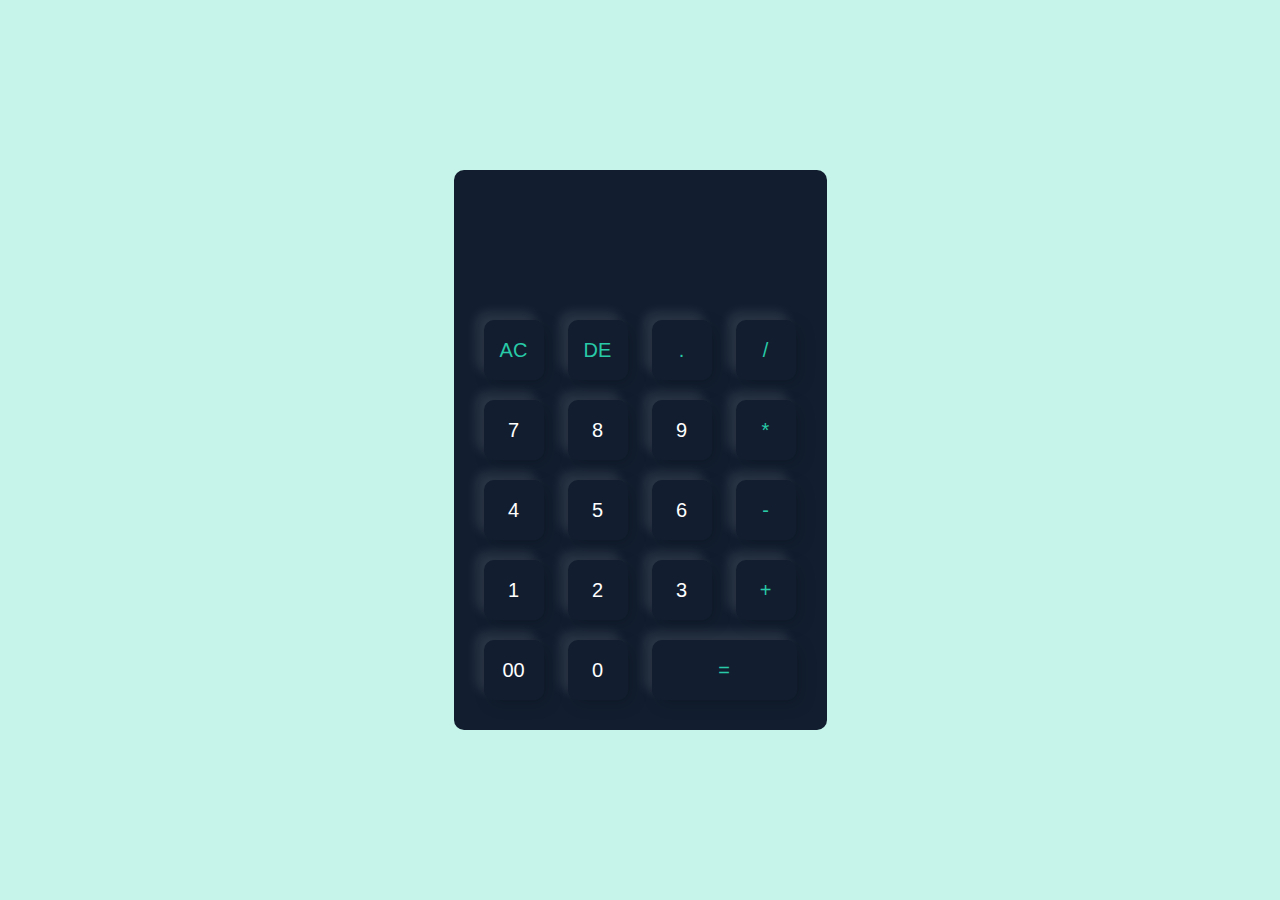
<file: calculator/index.html>
<!DOCTYPE html>
<html lang="en">
<head>
    <meta charset="UTF-8">
    <meta name="viewport" content="width=device-width, initial-scale=1.0">
    <title>Calculator using HTML CSS and JAVASCRIPT - Learn With MindMingle!</title>
    <link rel="stylesheet" href="style.css">
</head>
<body>
    <!-- <h1>Lets Build A Calculator</h1> -->
    <div class="container">
        <div class="calculator">
            <form>
                <div class="display">
                    <input type="text" name="display">
                </div>
                <div>
                    <input type="button" value="AC" onclick="display.value = '' " class="operator">
                    <input type="button" value="DE" onclick="display.value = display.value.toString().slice(0,-1) " class="operator">
                    <input type="button" value="." onclick="display.value += '.' " class="operator">
                    <input type="button" value="/" onclick="display.value += '/' " class="operator">
                </div>
                <div>
                    <input type="button" value="7" onclick="display.value += '7' ">
                    <input type="button" value="8" onclick="display.value += '8' ">
                    <input type="button" value="9" onclick="display.value += '9' ">
                    <input type="button" value="*" onclick="display.value += '*' " class="operator">
                </div>
                <div>
                    <input type="button" value="4" onclick="display.value += '4' ">
                    <input type="button" value="5" onclick="display.value += '5' ">
                    <input type="button" value="6" onclick="display.value += '6' ">
                    <input type="button" value="-" onclick="display.value += '-' " class="operator">
                </div>
                <div>
                    <input type="button" value="1" onclick="display.value += '1' ">
                    <input type="button" value="2" onclick="display.value += '2' ">
                    <input type="button" value="3" onclick="display.value += '3' ">
                    <input type="button" value="+" onclick="display.value += '+' " class="operator">
                </div>
                <div>
                    <input type="button" value="00" onclick="display.value += '00' ">
                    <input type="button" value="0" onclick="display.value += '0' ">
                    <input type="button" value="=" class="equalto operator" onclick="display.value = eval(display.value)">
                </div>
            </form>
        </div>
    </div>
</body>
</html>
</file>
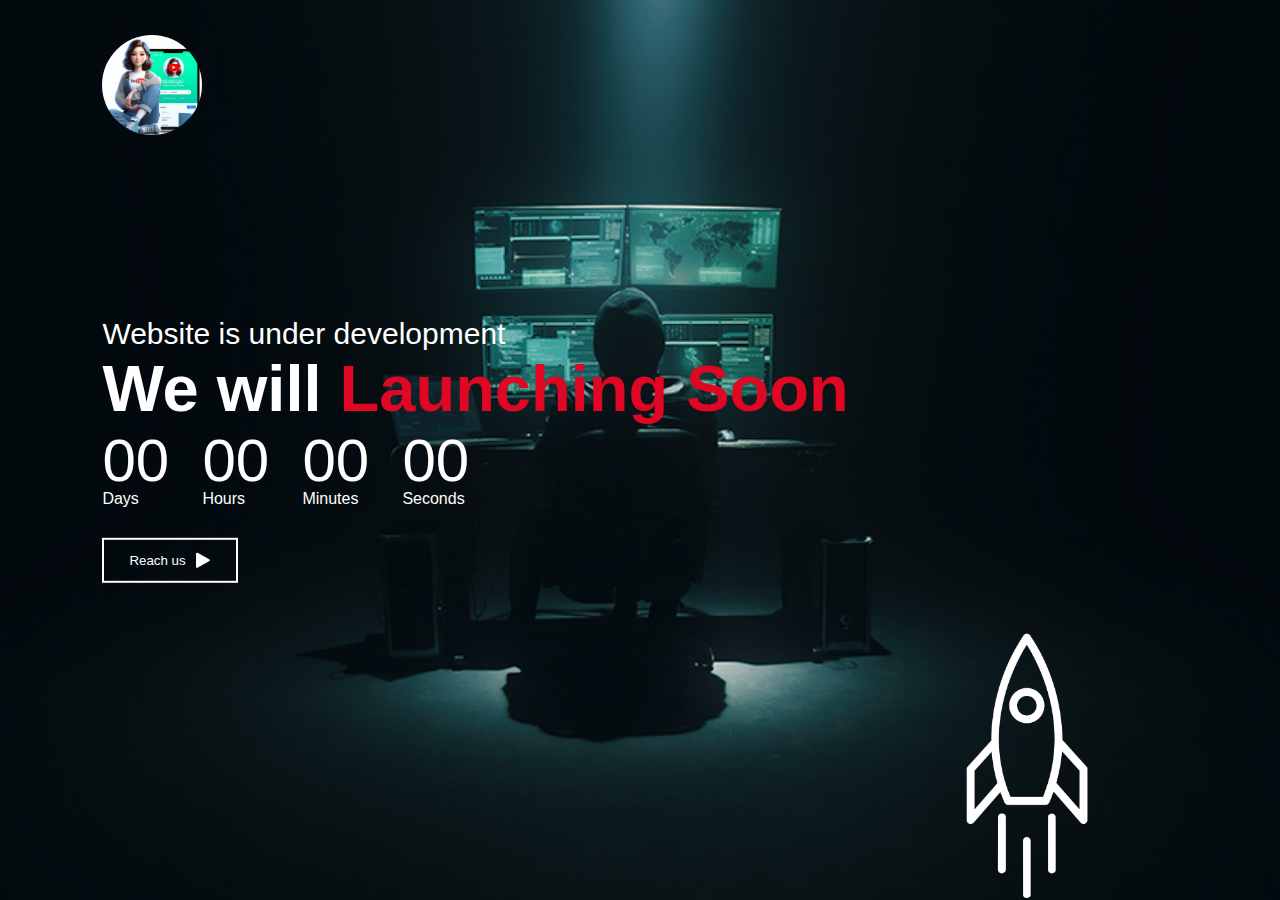
<file: comming-soon-page/index.html>
<!DOCTYPE html>
<html lang="en">
<head>
    <meta charset="UTF-8">
    <meta name="viewport" content="width=device-width, initial-scale=1.0">
    <title>Comming soon page - Learn with MindMingle!</title>
<link rel="stylesheet" href="style.css">
</head>
<body>

    <div class="container">
        <img src="assets/logo.jpg" class="logo">
        <div class="content">
            <p class="heading">Website is under development</p> 
            <h1>We will <span>Launching Soon</span></h1>

            <div class="launchingTime">
                <div>
                    <p id="days">00</p>
                    <span>Days</span>
                </div>
                <div>
                    <p id="hours">00</p>
                    <span>Hours</span>
                </div>
                <div>
                    <p id="minutes">00</p>
                    <span>Minutes</span>
                </div>
                <div>
                    <p id="seconds">00</p>
                    <span>Seconds</span>
                </div>
            </div>

            <button type="button">Reach us <img src="assets/triangle.png"></button>
        </div>
        <img src="assets/rocket.png" class="rocketLaunch">
    </div>
    
    <script src="script.js"></script>
</body>
</html>
</file>
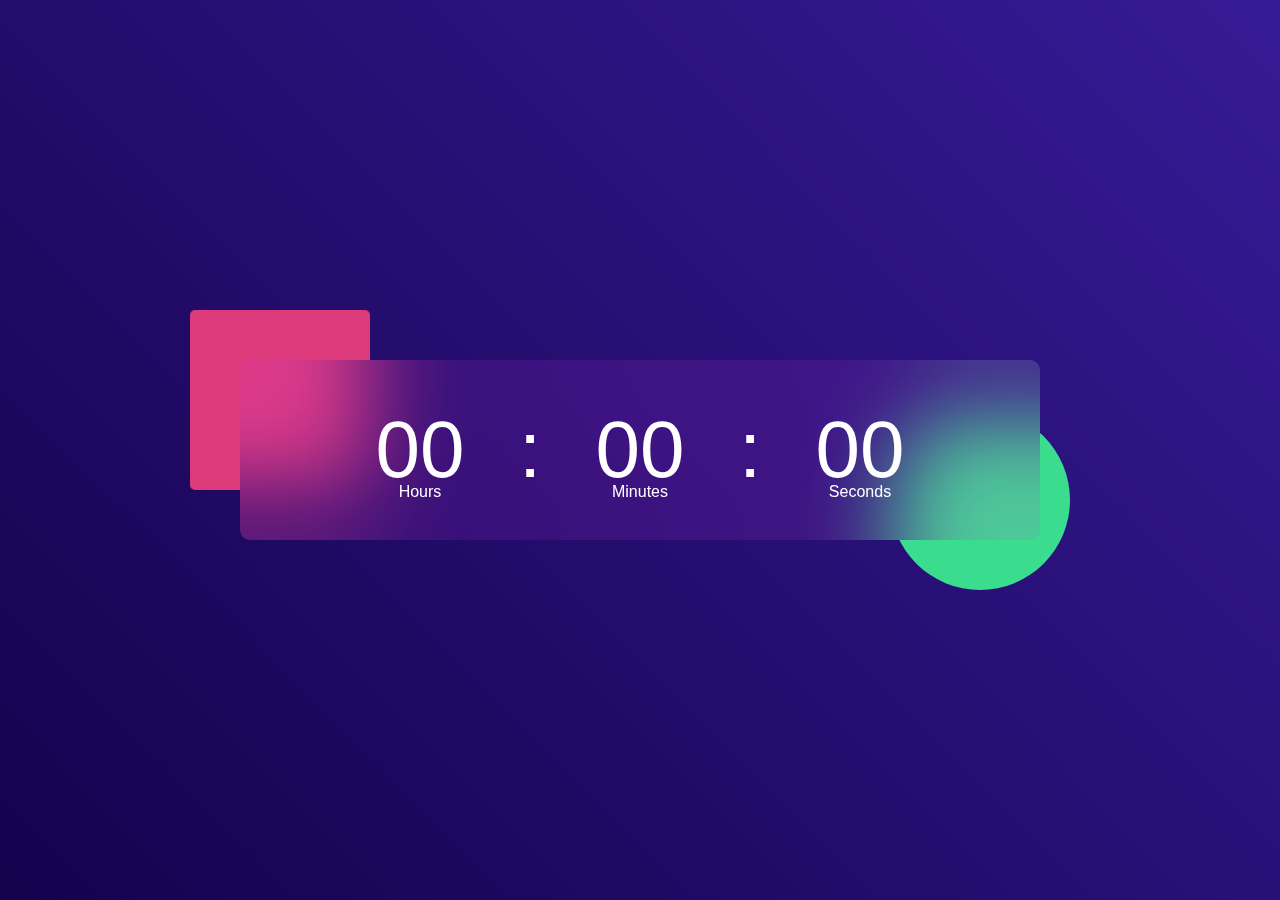
<file: Digital-clock/index.html>
<!DOCTYPE html>
<html lang="en">
<head>
    <meta charset="UTF-8">
    <meta name="viewport" content="width=device-width, initial-scale=1.0">
    <title>Digital Clock Using HTML CSS and JavaScript - Learn with MindMingle</title>
    <link rel="stylesheet" href="style.css">
</head>
<body>

    <div class="clockBody">
        <div class="container">
            <div class="DigitalClock">
                <span id="hrs">00</span>
                <span>:</span>
                <span id="min">00</span>
                <span>:</span>
                <span id="sec">00</span>
            </div>
        </div>
    </div>

    <script src="script.js"></script>
</body>
</html>
</file>
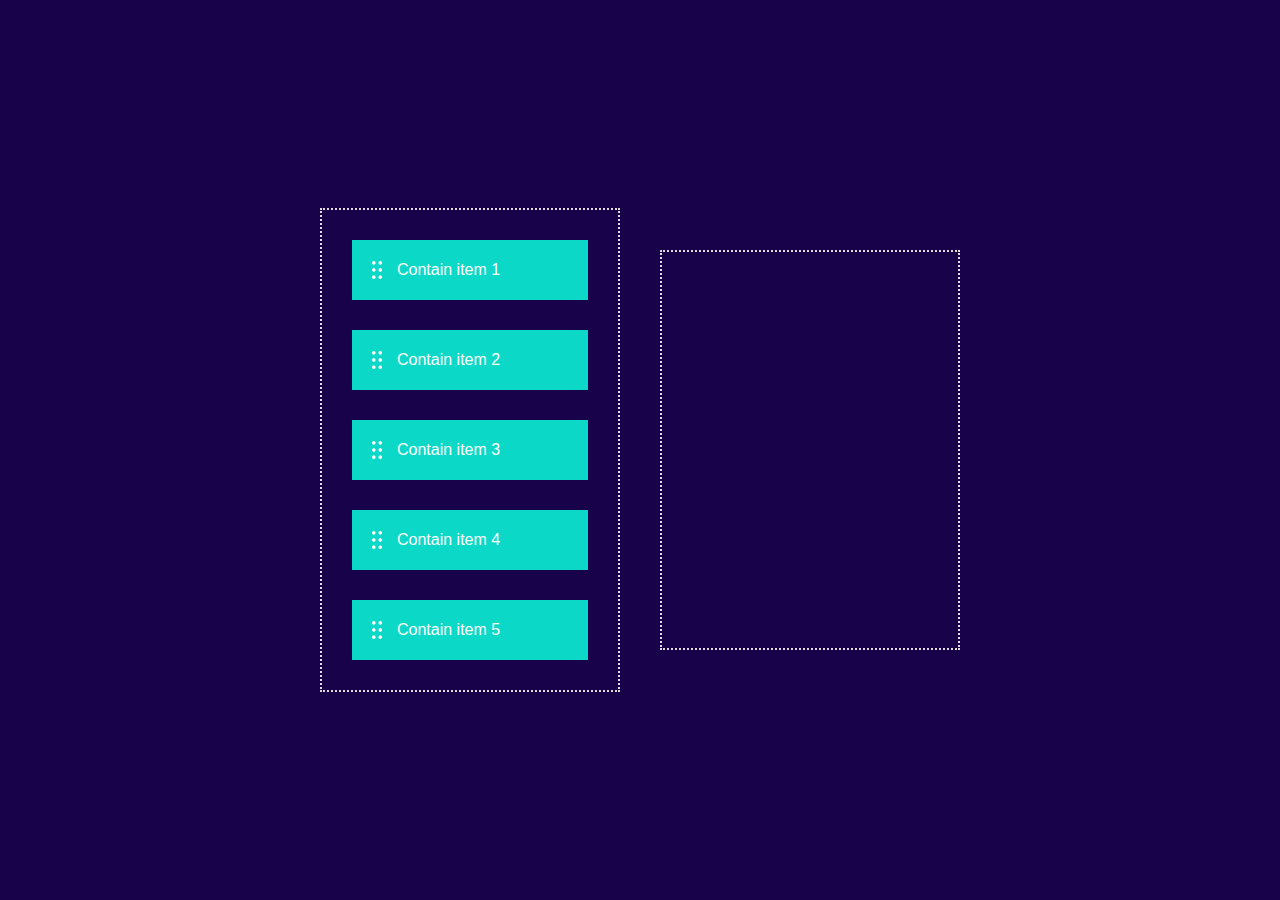
<file: Drag-and-Drop/index.html>
<!DOCTYPE html>
<html lang="en">
<head>
    <meta charset="UTF-8">
    <meta name="viewport" content="width=device-width, initial-scale=1.0">
    <title>Drag & Drop using Html Css and JavaScript</title>
    <link rel="stylesheet" href="style.css">
</head>
<body>
    <!-- <h1>lets build</h1> -->
<div class="container">
<div id="leftContainer">
    <div class="item" draggable="true"><img src="./drag-drop-icon.png" alt="icon">Contain item 1</div>
    <div class="item" draggable="true"><img src="./drag-drop-icon.png" alt="icon">Contain item 2</div>
    <div class="item" draggable="true"><img src="./drag-drop-icon.png" alt="icon">Contain item 3</div>
    <div class="item" draggable="true"><img src="./drag-drop-icon.png" alt="icon">Contain item 4</div>
    <div class="item" draggable="true"><img src="./drag-drop-icon.png" alt="icon">Contain item 5</div>
</div>
<div id="rightContainer"></div>
</div>

<script src="script.js"></script>
</body>
</html>
</file>
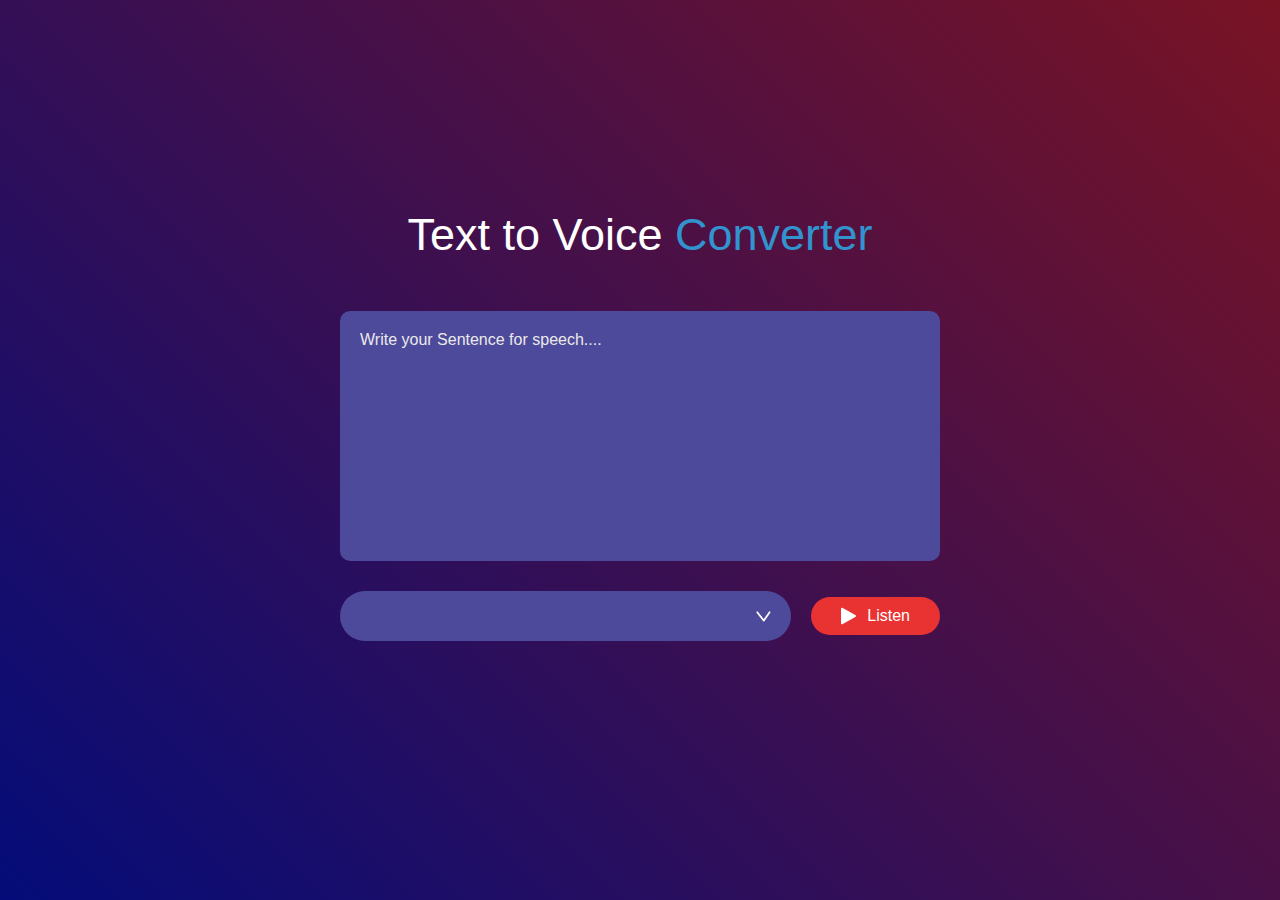
<file: Text to voice/index.html>
<!DOCTYPE html>
<html lang="en">
<head>
    <!-- author:- Learn with MindMingle -->
    <meta charset="UTF-8">
    <meta name="viewport" content="width=device-width, initial-scale=1.0">
    <title>Text to Voice Converter - Learn with mindmingle</title>
    <link rel="stylesheet" href="style.css">
</head>
<body>
    <div class="main">
        <h1>Text to Voice <span>Converter</span></h1>
        <textarea placeholder="Write your Sentence for speech...." ></textarea>
        <div class="row">
            <select></select>
            <button><img src="images/play.png">Listen</button>
        </div>
    </div>
    <script src="script.js"></script>
</body>
</html>
</file>
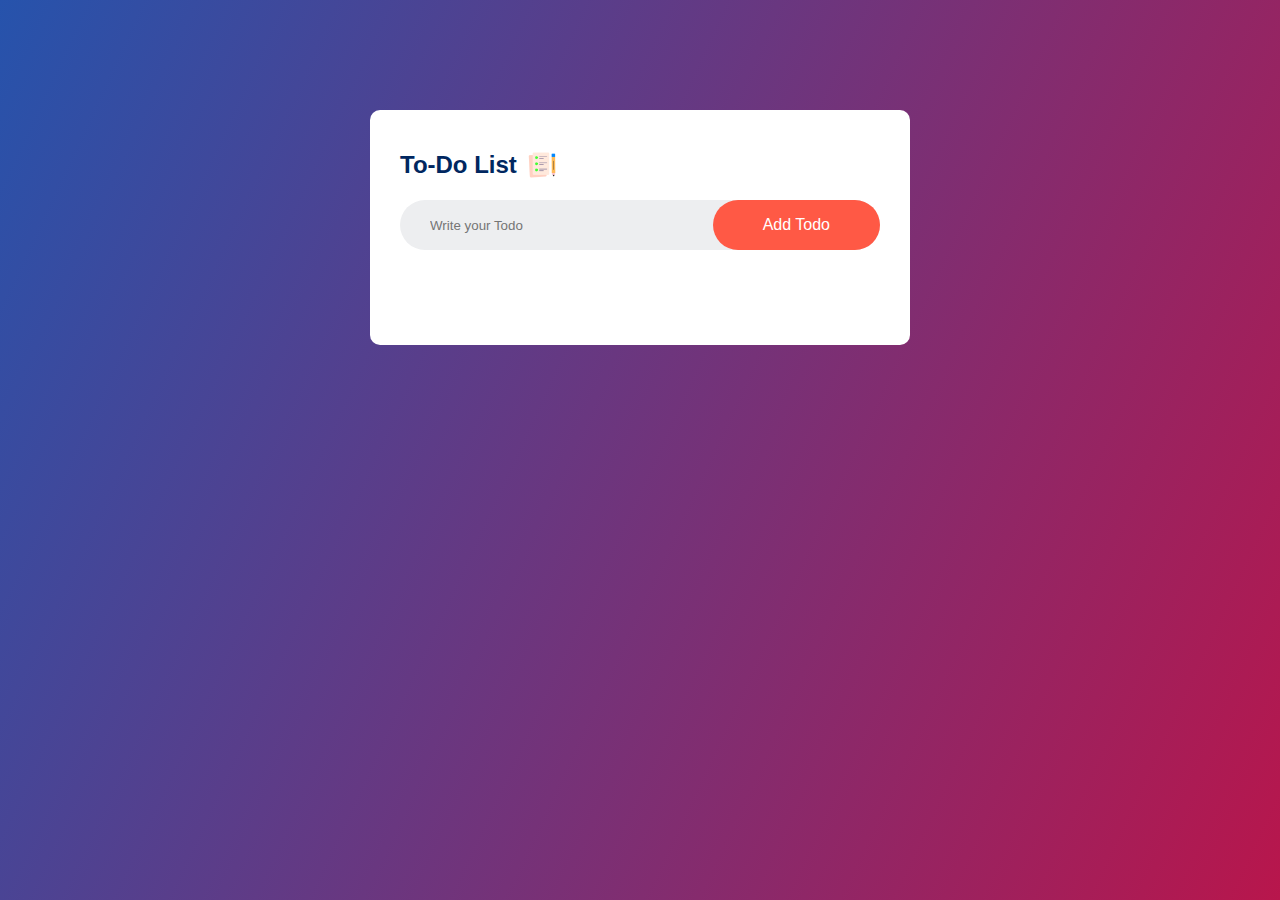
<file: todo-list/index.html>
<!DOCTYPE html>
<html lang="en">
<head>
    <meta charset="UTF-8">
    <meta name="viewport" content="width=device-width, initial-scale=1.0">
    <title>ToDo List App - Learn With MindMingle!</title>
    <link rel="stylesheet" href="style.css">
</head>
<body>
    <div class="container">
        <div class="toDO-ListApp">
            <h2>To-Do List <img src="images/icon.png"></h2>
            <div class="row">
                <input type="text" id="todoInputBox" placeholder="Write your Todo">
                <button onclick="AddTodo()">Add Todo</button>
            </div>
            <ul id="list-container">

                <!-- this is commeting because this was only for refrence , now we will create li using javascript. -->
                <!-- <li class="checked">Todo 1</li>
                <li>Todo 2</li>
                <li>Todo 3</li> -->
            </ul>
        </div>
    </div>

    <script src="script.js"></script>
</body>
</html>
</file>
<file: calculator/style.css>
*{
    margin: 0;
    padding: 0;
    font-size: 'Poppins', sans-serif;
    box-sizing: border-box;
}
.container{
    width: 100%;
    height: 100vh;
    background: #baf1e5d0;
    display: flex;
    justify-content: center;
    align-items: center;
}
.calculator{
    background: #121e30;
    padding: 20px;
    border-radius: 10px;
}
.calculator form input{
    border: 0;
    outline: 0;
    width: 60px;
    height: 60px;
    border-radius: 10px;
    box-shadow: -8px -8px 12px rgba(255, 255, 255, 0.1), 5px 5px 15px rgba(0, 0, 0, 0.2);
    background: transparent;
    font-size: 20px;
    color: #fff;
    cursor: pointer;
    margin: 10px;
}
form .display{
    display: flex;
    justify-content: flex-end;
    margin: 20px 0;
}
form .display input{
    text-align: right;
    flex: 1;
    font-size: 45px;
    box-shadow: none;
}
form input.equalto{
    width: 145px;
}
form input.operator{
    color: #28caa7;
}
</file>
<file: comming-soon-page/style.css>
*{
    padding: 0;
    margin: 0;
    font-family: 'Poppins', sans-serif;
    box-sizing: border-box;
}
.container{
    width: 100vw;
    height: 100vh;
    padding: 0 8%;
    background-image: url(assets/back1.jpg);
    background-position: center;
    background-size: cover;

}
.container .logo{
    max-width: 100px;
    border-radius: 50%;
    margin-top: 15px;
    padding:20px 0;
    cursor: pointer;
}
.content{
    top: 50%;
    position: absolute;
    transform: translateY(-50%);
    color: #fff;

}
.content .heading{
    font-size: 30px;
}
.content h1{
    font-size: 65px;
    font-weight: 600;
}
.content h1 span{
    color: #e00724;
}
.content button{
    background: transparent;
    border: 2px solid #fff;
    outline: none;
    padding: 12px 25px;
    color: #fff;
    display: flex;
    align-items: center;
    margin-top: 30px;
    cursor: pointer;
}
.content button img{
    width: 15px;
    margin-left: 10px;
}
.launchingTime{
    display: flex;

}
.launchingTime div{
    flex-basis: 100px;
}
.launchingTime div p{
    font-size: 60px;
    margin-bottom: -5px;
}

.rocketLaunch{
    width: 250px;
    position: absolute;
    right: 10%;
    bottom: 0;
    animation: rocketLaunch 4s linear infinite;
}
@keyframes rocketLaunch{
    0%{
        bottom: 0;
        opacity: 0;
    }
    100%{
        bottom: 105%;
        opacity: 1;
    }
}
</file>
<file: Digital-clock/style.css>
*{
    margin: 0;
    padding: 0;
    font-family: 'poppins', sans-serif;
    box-sizing: border-box;
}
.clockBody{
    width: 100%;
    min-height: 100vh;
    background: linear-gradient(45deg, #15024d, #371a96);
    color: white;
    position: relative;
}
.container{
    width: 800px;
    height: 180px;
    position: absolute;
    top: 50%;
    left: 50%;
    transform: translate(-50%,-50%);
}
.DigitalClock{
    width: 100%;
    height: 100%;
    background: rgba(225, 59, 236, 0.12);
    border-radius: 10px;
    display: flex;
    align-items: center;
    justify-content: center;
    backdrop-filter: blur(45px);
}
.container::before{
    content: '';
    width: 180px;
    height: 180px;
    background: #dc3a7b;
    border-radius: 5px;
    position: absolute;
    left: -50px;
    top: -50px;
    z-index: -1;
}
.container::after{
    content: '';
    width: 180px;
    height: 180px;
    background: #3adc8e;
    border-radius: 50%;
    position: absolute;
    right: -30px;
    bottom: -50px;
    z-index: -1;
}
.DigitalClock span{
    font-size: 80px;
    width: 110px;
    display: inline-block;
    text-align: center;
    position: relative;
}
.DigitalClock span::after{
    font-size: 16px;
    position: absolute;
    bottom: -5px;
    left: 50%;
    transform: translateX(-50%);
}
#hrs::after{
    content: 'Hours';
}
#min::after{
    content: 'Minutes';
}
#sec::after{
    content: 'Seconds';
}
</file>
<file: Drag-and-Drop/style.css>
*{
    margin: 0;
    padding: 0;
    font-family: 'poppins', sans-serif;
    box-sizing: border-box;
}
.container{
width: 100%;
min-height: 100vh;
background: #180249;
display: flex;
align-items: center;
justify-content: center;
}
#leftContainer, #rightContainer{
    width: 300px;
    min-height: 400px;
    margin: 20px;
    border: 2px dotted rgb(225, 219, 219);
}
.item{
    background: #0cd8c7;
    height: 60px;
    margin: 30px;
    color: white;
    display: flex;
    align-items: center;
    cursor: pointer;
}
.item img{
    width: 10px;
    margin-right: 15px;
    margin-left: 20px;
}
</file>
<file: Text to voice/style.css>
*{
    margin: 0;
    padding: 0;
    font-family: 'Poppins', sans-serif;
    box-sizing: border-box;
}
.main{
    width: 100%;
    min-height: 100vh;
    background: linear-gradient(45deg, #040c79, #791324);
    display: flex;
    align-items: center;
    justify-content: center;
    flex-direction: column;
    color: white;
}
.main h1{
    font-size: 45px;
    font-weight: 500;
    margin-top: -50px;
    margin-bottom: 50px;
    

}
.main h1 span{
    color: #3194ce;
}
textarea{
    width: 600px;
    height: 250px;
    background: #4d499b;
    color: white;
    font-size: 15px;
    border: 0;
    outline: 0;
    padding: 20px;
    border-radius: 10px;
    resize: none;
    margin-bottom: 30px;
}
textarea::placeholder{
    font-size: 16px;
    color: #ebe9e9;
}
.row{
    width: 600px;
    display: flex;
    align-items: center;
    gap: 20px;
}
button{
    background: #e93333;
    color: #ffffff;
    font-size: 16px;
    padding: 10px 30px;
    border-radius: 35px;
    border: 0;
    outline: 0;
    cursor: pointer;
    display: flex;
    align-items: center;
}
button img{
    width: 16px;
    margin-right: 10px;

}
select{
    flex: 1;
    color: #fff;
    background: #4d499b;
    height: 50px;
    padding: 0 20px;
    outline: o;
    border: 0;
    border-radius: 35px;
    appearance: none;  
    background-image: url(images/dropdown.png);
    background-repeat: no-repeat;
    background-size: 15px;
    background-position-x: calc(100% - 20px);
    background-position-y: 20px; 
}
</file>
<file: todo-list/style.css>
*{
    padding: 0;
    margin: 0;
    font-family: 'Poppins', sans-serif;
    box-sizing: border-box;
}
.container{
    width: 100%;
    min-height: 100vh;
    background: linear-gradient(115deg, #2653ac, #b8164c);
    padding: 10px;
}
.toDO-ListApp{
    width: 100%;
    max-width: 540px;
    background: #fff;
    margin: 100px auto 20px;
    padding: 40px 30px 70px;
    border-radius: 10px;
}
.toDO-ListApp h2{
    color: #002760;
    display: flex;
    align-items: center;
    margin-bottom: 20px;
}
.toDO-ListApp h2 img{
    width: 30px;
    margin-left: 10px;
}
.row{
    display: flex;
    align-items: center;
    justify-content: space-between;
    background: #edeef0;
    border-radius: 30px;
    padding-left: 20px;
    margin-bottom: 25px;
}
input{
    flex: 1;
    border: none;
    outline: none;
    background: transparent;
    padding: 10px;
}
.toDO-ListApp button{
    border: none;
    outline: none;
    padding: 16px 50px;
    background: #ff5945;
    color: #fff;
    font-size: 16px;
    cursor: pointer;
    border-radius: 40px;
}
 ul li{
    list-style: none;
    font-size: 17px;
    padding: 12px 8px 12px 50px;
    user-select: none;
    cursor: pointer;
    position: relative;
}
ul li::before{
    content: '';
    position: absolute;
    height: 28px;
    width: 28px;
    border-radius: 50%;
    background-image: url(images/unchecked.png);
    background-size: cover;
    background-position: center;
    top: 10px;
    left: 8px;
}
ul li.checked{
color: #555;
text-decoration: line-through;
}
ul li.checked::before{
    background-image: url(images/checked.png);
}
ul li span{
    position: absolute;
    right: 0;
    top: 5px;
    width: 40px;
    height: 40px;
    font-size: 22px;
    color: #555;
    line-height: 40px;
    text-align: center;
    border-radius: 50%;
}
ul li span:hover{
    background: #edeef0;
}
</file>
